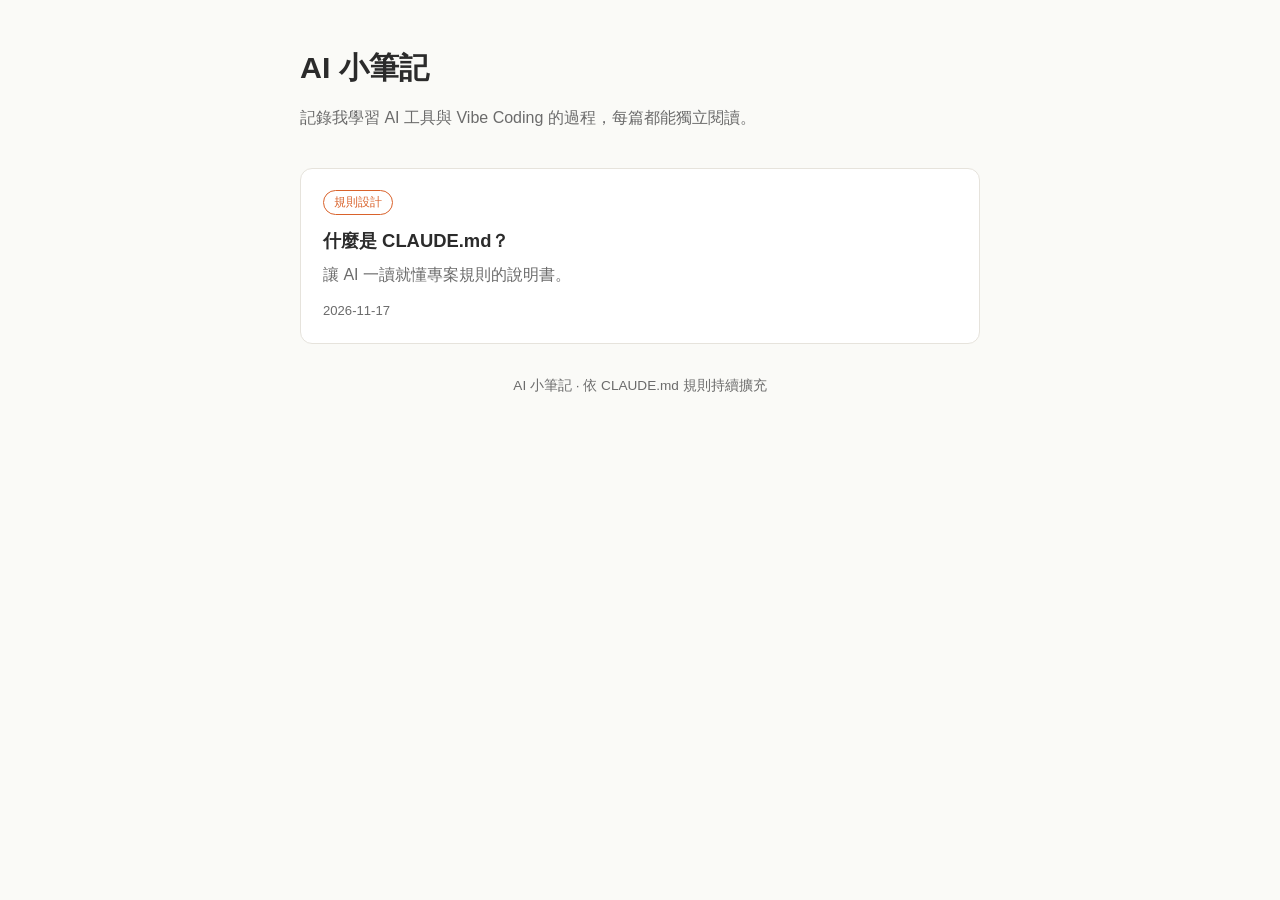
<file: index.html>
<!DOCTYPE html>
<html lang="zh-Hant">
<head>
  <meta charset="UTF-8">
  <meta name="viewport" content="width=device-width, initial-scale=1">
  <title>AI 小筆記</title>
  <meta name="description" content="AI 工具與 Vibe Coding 入門學習筆記">
  <link rel="stylesheet" href="assets/style.css">
</head>
<body>
  <div class="container">
    <header class="hero">
      <h1>AI 小筆記</h1>
      <p>記錄我學習 AI 工具與 Vibe Coding 的過程，每篇都能獨立閱讀。</p>
    </header>

    <main class="cards">
      <!-- NOTES-LIST：新筆記卡片加在這一行下方（新到舊） -->
      <a class="card" href="notes/001-what-is-claude-md.html">
        <span class="tag">規則設計</span>
        <h2>什麼是 CLAUDE.md？</h2>
        <p>讓 AI 一讀就懂專案規則的說明書。</p>
        <time datetime="2026-11-17">2026-11-17</time>
      </a>
    </main>

    <footer class="site-footer">AI 小筆記 · 依 CLAUDE.md 規則持續擴充</footer>
  </div>
</body>
</html>
</file>
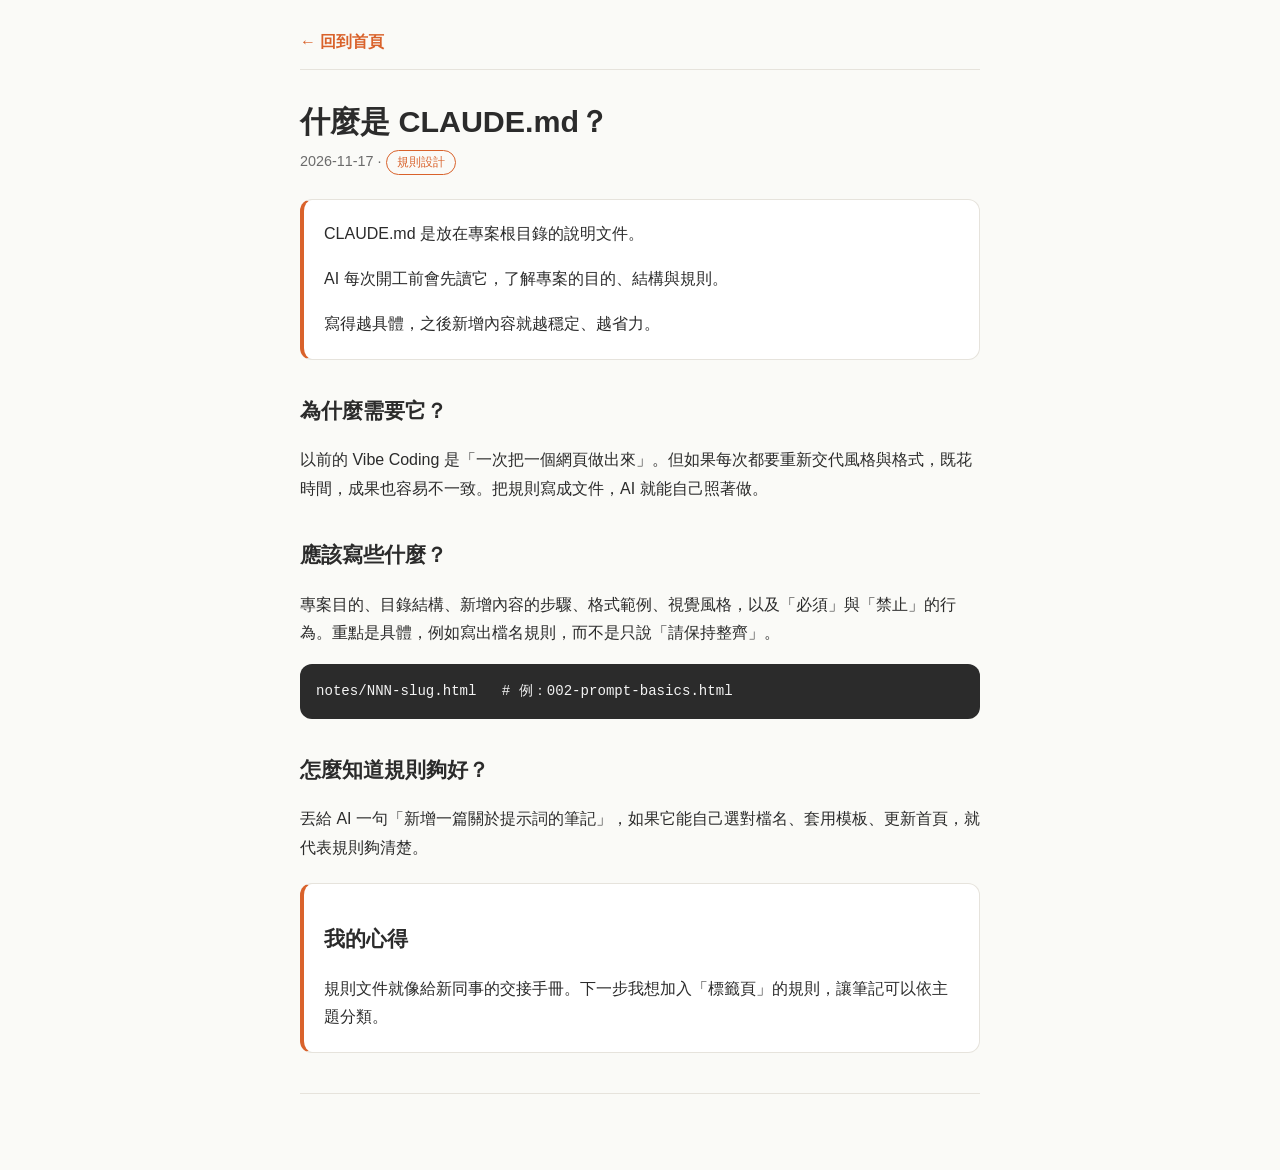
<file: notes/001-what-is-claude-md.html>
<!DOCTYPE html>
<html lang="zh-Hant">
<head>
  <meta charset="UTF-8">
  <meta name="viewport" content="width=device-width, initial-scale=1">
  <title>什麼是 CLAUDE.md？｜AI 小筆記</title>
  <link rel="stylesheet" href="../assets/style.css">
</head>
<body>
  <div class="container">
    <header class="site-header">
      <a href="../index.html">← 回到首頁</a>
    </header>

    <main>
      <h1>什麼是 CLAUDE.md？</h1>
      <p class="meta">2026-11-17 · <span class="tag">規則設計</span></p>

      <section class="summary">
        <p>CLAUDE.md 是放在專案根目錄的說明文件。</p>
        <p>AI 每次開工前會先讀它，了解專案的目的、結構與規則。</p>
        <p>寫得越具體，之後新增內容就越穩定、越省力。</p>
      </section>

      <h2>為什麼需要它？</h2>
      <p>以前的 Vibe Coding 是「一次把一個網頁做出來」。但如果每次都要重新交代風格與格式，既花時間，成果也容易不一致。把規則寫成文件，AI 就能自己照著做。</p>

      <h2>應該寫些什麼？</h2>
      <p>專案目的、目錄結構、新增內容的步驟、格式範例、視覺風格，以及「必須」與「禁止」的行為。重點是具體，例如寫出檔名規則，而不是只說「請保持整齊」。</p>
      <pre><code>notes/NNN-slug.html   # 例：002-prompt-basics.html</code></pre>

      <h2>怎麼知道規則夠好？</h2>
      <p>丟給 AI 一句「新增一篇關於提示詞的筆記」，如果它能自己選對檔名、套用模板、更新首頁，就代表規則夠清楚。</p>

      <section class="takeaway">
        <h2>我的心得</h2>
        <p>規則文件就像給新同事的交接手冊。下一步我想加入「標籤頁」的規則，讓筆記可以依主題分類。</p>
      </section>
    </main>

    <footer class="page-nav">
      <span></span>
      <span></span>
    </footer>
  </div>
</body>
</html>
</file>
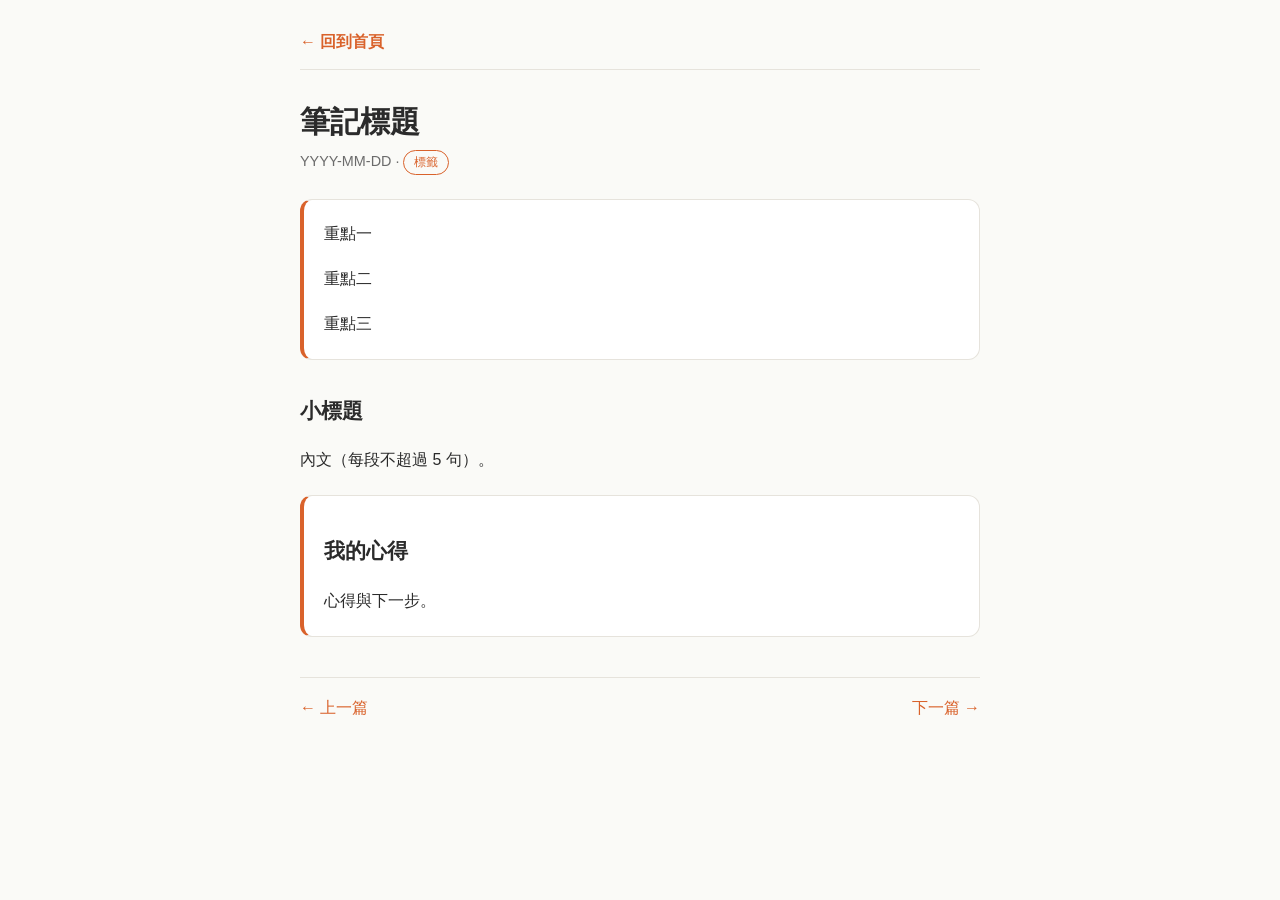
<file: templates/note-template.html>
<!DOCTYPE html>
<html lang="zh-Hant">
<head>
  <meta charset="UTF-8">
  <meta name="viewport" content="width=device-width, initial-scale=1">
  <title>筆記標題｜AI 小筆記</title>
  <link rel="stylesheet" href="../assets/style.css">
</head>
<body>
  <div class="container">
    <header class="site-header">
      <a href="../index.html">← 回到首頁</a>
    </header>

    <main>
      <h1>筆記標題</h1>
      <p class="meta">YYYY-MM-DD · <span class="tag">標籤</span></p>

      <section class="summary">
        <p>重點一</p>
        <p>重點二</p>
        <p>重點三</p>
      </section>

      <h2>小標題</h2>
      <p>內文（每段不超過 5 句）。</p>

      <section class="takeaway">
        <h2>我的心得</h2>
        <p>心得與下一步。</p>
      </section>
    </main>

    <footer class="page-nav">
      <a href="NNN-prev.html">← 上一篇</a>
      <a href="NNN-next.html">下一篇 →</a>
    </footer>
  </div>
</body>
</html>
</file>
<file: assets/style.css>
:root {
  --bg: #fafaf7;
  --surface: #ffffff;
  --text: #2b2b2b;
  --muted: #6b6b6b;
  --accent: #d9622b;
  --border: #e6e3dc;
  --radius: 12px;
}

* { box-sizing: border-box; }

body {
  margin: 0;
  background: var(--bg);
  color: var(--text);
  font-family: -apple-system, BlinkMacSystemFont, "Noto Sans TC", "PingFang TC", "Microsoft JhengHei", sans-serif;
  line-height: 1.8;
}

.container { max-width: 720px; margin: 0 auto; padding: 0 20px 60px; }

.site-header { padding: 28px 0 12px; border-bottom: 1px solid var(--border); margin-bottom: 32px; }
.site-header a { color: var(--accent); text-decoration: none; font-weight: 600; }

h1 { font-size: 1.9rem; line-height: 1.3; margin: 0 0 8px; }
h2 { font-size: 1.3rem; margin-top: 2rem; }

.meta { color: var(--muted); font-size: 0.9rem; margin: 0 0 24px; }
.tag {
  display: inline-block; font-size: 0.78rem; color: var(--accent);
  border: 1px solid var(--accent); border-radius: 999px; padding: 0 10px;
}

.summary, .takeaway {
  background: var(--surface); border: 1px solid var(--border);
  border-left: 4px solid var(--accent); border-radius: var(--radius);
  padding: 4px 20px; margin: 20px 0;
}

pre {
  background: #2b2b2b; color: #f3f3f3; padding: 16px; border-radius: var(--radius);
  overflow-x: auto; font-size: 0.88rem; line-height: 1.6;
}
code { font-family: ui-monospace, Menlo, Consolas, monospace; }
p code { background: #eeece6; padding: 1px 6px; border-radius: 6px; }

.cards { display: grid; gap: 16px; }
.card {
  display: block; background: var(--surface); border: 1px solid var(--border);
  border-radius: var(--radius); padding: 18px 22px; color: inherit; text-decoration: none;
  transition: transform .15s, box-shadow .15s;
}
.card:hover { transform: translateY(-2px); box-shadow: 0 6px 18px rgba(0,0,0,.07); }
.card h2 { margin: 8px 0 4px; font-size: 1.15rem; }
.card p { margin: 0 0 6px; color: var(--muted); }
.card time { font-size: 0.82rem; color: var(--muted); }

.hero { padding: 48px 0 20px; }
.hero p { color: var(--muted); }

.page-nav { display: flex; justify-content: space-between; margin-top: 40px; padding-top: 16px; border-top: 1px solid var(--border); }
.page-nav a { color: var(--accent); text-decoration: none; }

.site-footer { text-align: center; color: var(--muted); font-size: 0.85rem; padding: 30px 0; }

@media (max-width: 480px) {
  h1 { font-size: 1.55rem; }
  .container { padding: 0 16px 40px; }
}
</file>
